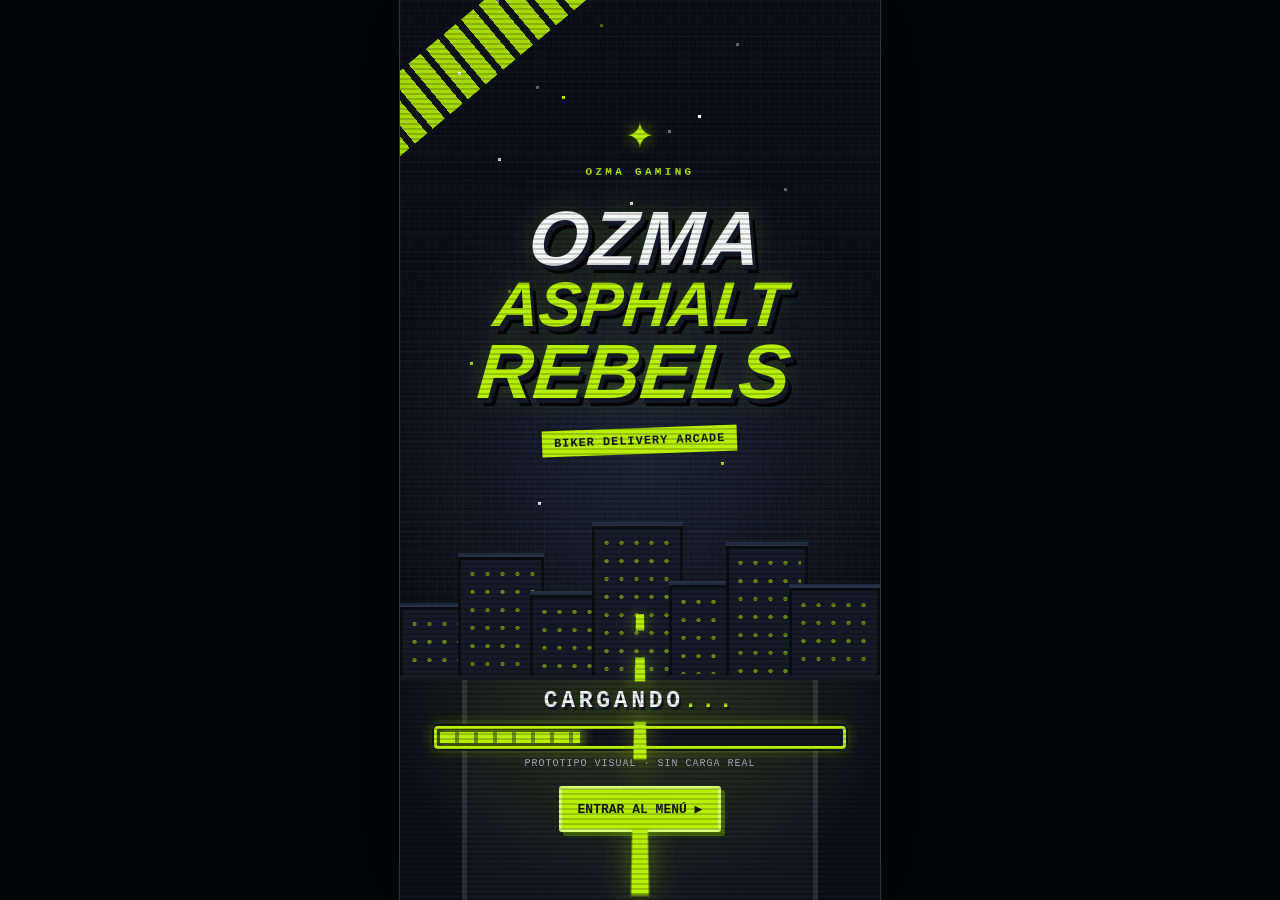
<file: index.html>
<!DOCTYPE html>
<html lang="es">
<head>
  <meta charset="UTF-8">
  <meta name="viewport" content="width=device-width, initial-scale=1.0, viewport-fit=cover">
  <meta name="theme-color" content="#080b10">
  <title>OZMA Gaming presenta — Asphalt Rebels</title>
  <link rel="stylesheet" href="css/intro.css">
</head>
<body>
  <main class="arcade" aria-label="Presentación experimental de Ozma Asphalt Rebels">
    <!-- Ambiente pixel art independiente de los títulos y la interfaz -->
    <div class="pixel-grid" aria-hidden="true"></div>
    <div class="scanlines" aria-hidden="true"></div>
    <div class="speed-stripes speed-stripes--top" aria-hidden="true"></div>
    <div class="speed-stripes speed-stripes--bottom" aria-hidden="true"></div>

    <!-- PANTALLA 1: presentación del estudio. Se oculta con CSS tras 3 segundos. -->
    <section class="scene scene--studio" aria-label="OZMA Gaming presenta">
      <div class="studio-stack">
        <div class="logo-frame">
          <img
            class="studio-logo"
            src="assets/images/ozma-gaming.png"
            alt="Logo de OZMA Gaming con los ojos de Ozma"
            width="320"
            height="320"
          >
          <span class="logo-spark logo-spark--a" aria-hidden="true"></span>
          <span class="logo-spark logo-spark--b" aria-hidden="true"></span>
        </div>
        <p class="presents"><span>PRESENTS</span></p>
        <p class="arcade-foot">FROM THE STREETS TO THE GAME</p>
      </div>
    </section>

    <!-- PANTALLA 2: animación visual de carga. No simula porcentaje real. -->
    <section class="scene scene--loading" aria-label="Presentación del videojuego y carga visual">
      <div class="stars stars--a" aria-hidden="true"></div>
      <div class="stars stars--b" aria-hidden="true"></div>
      <div class="loading-stack">
        <div class="game-emblem" aria-hidden="true">✦</div>
        <p class="brand-mini">OZMA GAMING</p>
        <h1 class="game-logo">
          <span class="game-logo__top">OZMA</span>
          <span class="game-logo__main">ASPHALT</span>
          <span class="game-logo__bottom">REBELS</span>
        </h1>
        <p class="game-subtitle">BIKER DELIVERY ARCADE</p>
      </div>

      <div class="city" aria-hidden="true">
        <span class="building building--a"></span>
        <span class="building building--b"></span>
        <span class="building building--c"></span>
        <span class="building building--d"></span>
        <span class="building building--e"></span>
        <span class="building building--f"></span>
        <span class="building building--g"></span>
      </div>
      <div class="road" aria-hidden="true"><div class="road-markings"></div></div>

      <div class="loader" role="status" aria-label="Animación de preparación visual; carga real aún no implementada">
        <p class="loader-title">CARGANDO<span class="dots">...</span></p>
        <div class="loader-track" aria-hidden="true"><span class="loader-travel"></span></div>
        <p class="loader-note">PROTOTIPO VISUAL · SIN CARGA REAL</p>
        <a class="enter-link" href="menu.html">ENTRAR AL MENÚ <span aria-hidden="true">▶</span></a>
      </div>
    </section>
  </main>
</body>
</html>
</file>
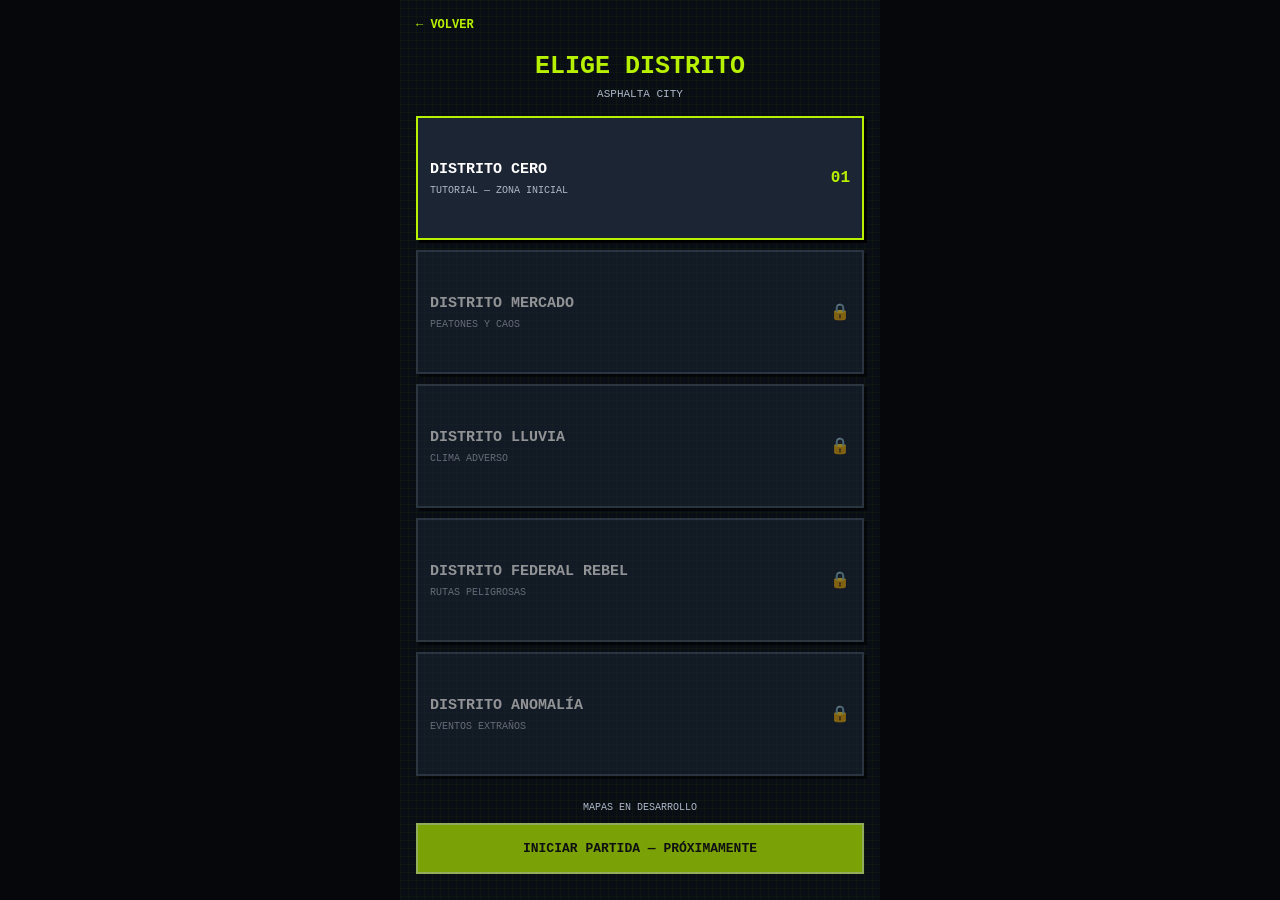
<file: districts.html>
<!DOCTYPE html>
<html lang="es">
<head>
  <meta charset="UTF-8">
  <meta name="viewport"
        content="width=device-width, initial-scale=1.0">

  <title>Seleccionar Distrito — Asphalt Rebels</title>

  <link rel="stylesheet" href="css/navigation.css">
</head>

<body>
  <main class="screen">

    <header class="screen-header">
      <a href="riders.html" class="back-button">
        ← VOLVER
      </a>

      <h1>ELIGE DISTRITO</h1>
      <p>ASPHALTA CITY</p>
    </header>

    <section class="selection-list"
             aria-label="Distritos del juego">

      <article class="district-option available">
        <div>
          <h2>DISTRITO CERO</h2>
          <p>TUTORIAL — ZONA INICIAL</p>
        </div>
        <span>01</span>
      </article>

      <article class="district-option locked">
        <div>
          <h2>DISTRITO MERCADO</h2>
          <p>PEATONES Y CAOS</p>
        </div>
        <span>🔒</span>
      </article>

      <article class="district-option locked">
        <div>
          <h2>DISTRITO LLUVIA</h2>
          <p>CLIMA ADVERSO</p>
        </div>
        <span>🔒</span>
      </article>

      <article class="district-option locked">
        <div>
          <h2>DISTRITO FEDERAL REBEL</h2>
          <p>RUTAS PELIGROSAS</p>
        </div>
        <span>🔒</span>
      </article>

      <article class="district-option locked">
        <div>
          <h2>DISTRITO ANOMALÍA</h2>
          <p>EVENTOS EXTRAÑOS</p>
        </div>
        <span>🔒</span>
      </article>

    </section>

    <footer class="screen-footer">
      <p>MAPAS EN DESARROLLO</p>

      <button class="action-button" type="button" disabled>
        INICIAR PARTIDA — PRÓXIMAMENTE
      </button>
    </footer>

  </main>
</body>
</html>
</file>
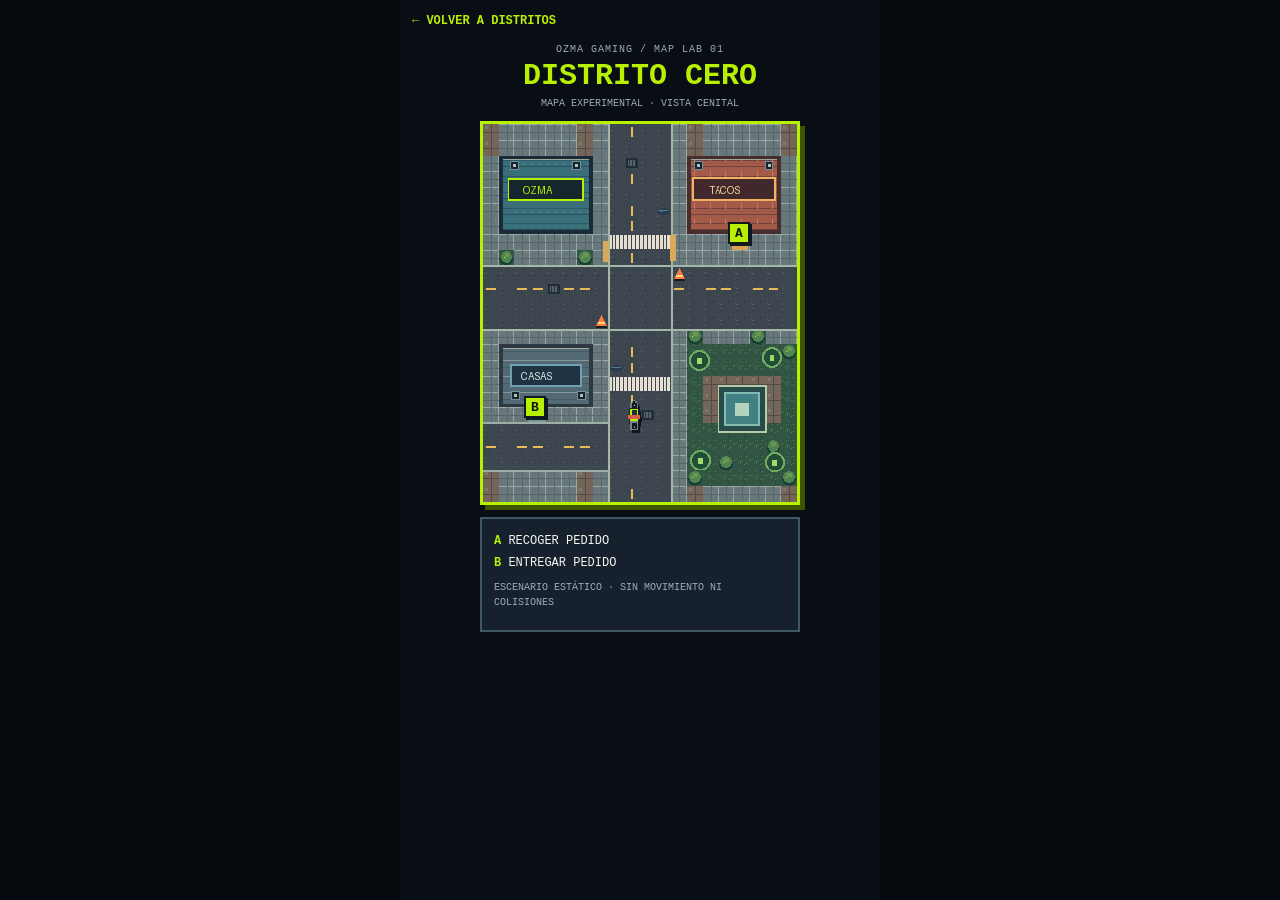
<file: map-demo.html>
<!DOCTYPE html>
<html lang="es">
<head>
  <meta charset="UTF-8">
  <meta name="viewport" content="width=device-width, initial-scale=1.0">
  <meta name="theme-color" content="#0a1119">
  <title>Distrito Cero — Mapa estático V0.1</title>
  <link rel="stylesheet" href="css/map-demo.css">
</head>
<body>
  <main class="demo-screen">
    <header class="demo-header">
      <a href="districts.html" class="back-link">← VOLVER A DISTRITOS</a>
      <p class="eyebrow">OZMA GAMING / MAP LAB 01</p>
      <h1>DISTRITO CERO</h1>
      <p class="subtitle">MAPA EXPERIMENTAL · VISTA CENITAL</p>
    </header>

    <section class="stage" aria-label="Vista de prueba del mapa Distrito Cero">
      <img
        class="map-image"
        src="assets/maps/distrito-cero-map-v01.png"
        alt="Mapa pixel art cenital con taller Ozma, taquería, calles, viviendas y parque"
        width="320" height="384"
      >
      <span class="point point-a" aria-label="Punto A: recoger comida">A</span>
      <span class="point point-b" aria-label="Punto B: entregar comida">B</span>
      <img
        class="bike"
        src="assets/sprites/moto-prototipo-v01.png"
        alt="Motocicleta estática de prueba"
        width="16" height="24"
      >
    </section>

    <section class="map-legend" aria-label="Leyenda del mapa">
      <p><strong>A</strong> RECOGER PEDIDO</p>
      <p><strong>B</strong> ENTREGAR PEDIDO</p>
      <p class="note">ESCENARIO ESTÁTICO · SIN MOVIMIENTO NI COLISIONES</p>
    </section>
  </main>
</body>
</html>
</file>
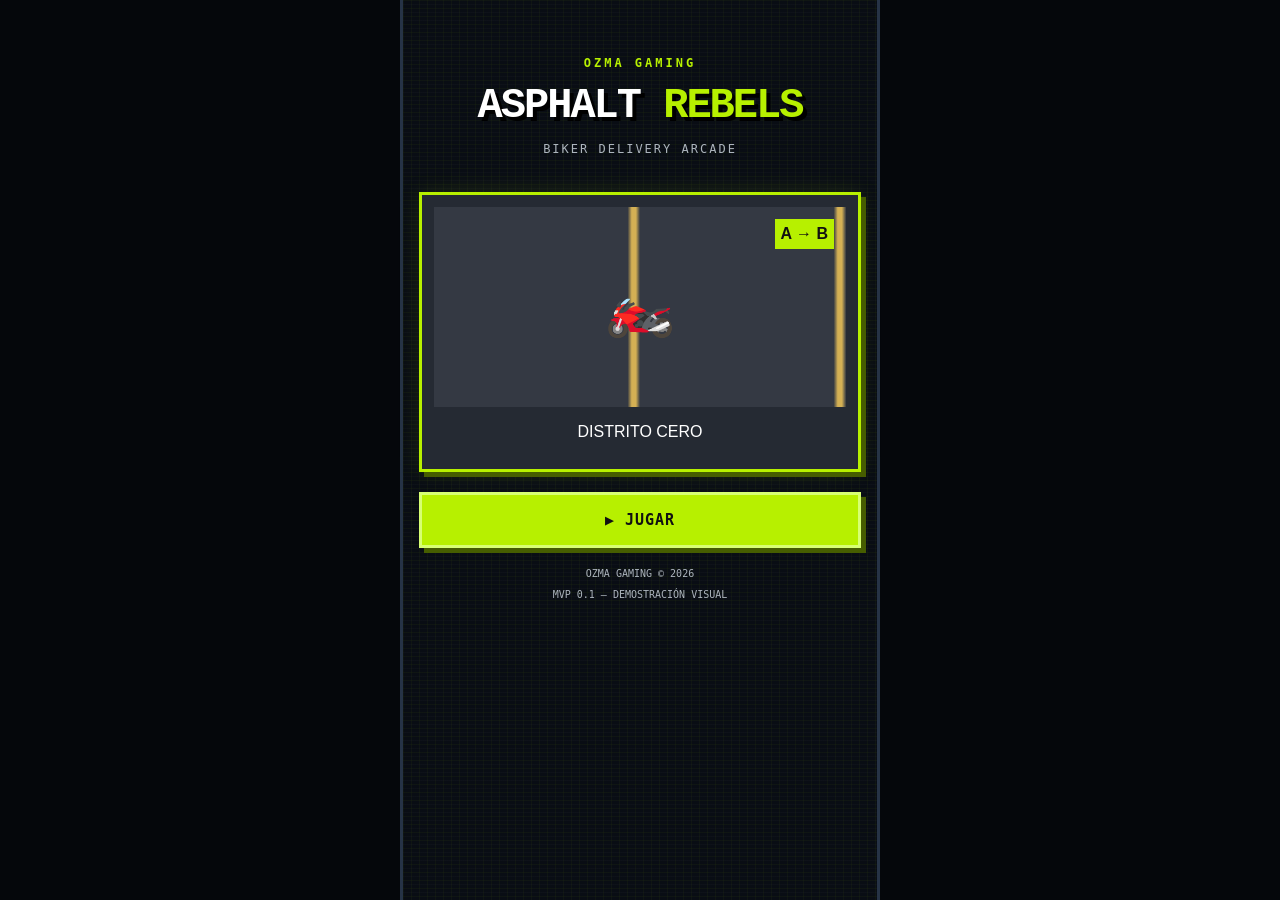
<file: menu.html>
<!DOCTYPE html>
<html lang="es">
<head>
  <meta charset="UTF-8">

  <meta name="viewport"
        content="width=device-width, initial-scale=1.0">

  <meta name="theme-color" content="#12151b">

  <title>OZMA: Asphalt Rebels — Inicio</title>

  <link rel="stylesheet" href="css/styles.css">
  <link rel="stylesheet" href="css/menu-arcade.css">
</head>

<body>
  <div class="game-container">

    <header class="game-header">
      <p class="studio">OZMA GAMING</p>

      <h1>
        ASPHALT <span>REBELS</span>
      </h1>

      <p class="subtitle">
        BIKER DELIVERY ARCADE
      </p>
    </header>

    <main>

      <!-- ESCENARIO RETRO PROVISIONAL -->

      <section class="city-preview"
               aria-label="Vista previa de Distrito Cero">

        <div class="street">

          <span class="delivery-point">
            A → B
          </span>

          <span class="motorcycle"
                aria-label="Motocicleta">🏍️</span>

        </div>

        <p>DISTRITO CERO</p>

      </section>

      <!-- COMIENZO DE LA SECUENCIA DE JUEGO -->

      <form class="main-menu"
            action="riders.html"
            method="get">

        <button type="submit">
          ▶ JUGAR
        </button>

      </form>

    </main>

    <footer class="game-footer">
      <p>OZMA GAMING © 2026</p>

      <p>
        MVP 0.1 — DEMOSTRACIÓN VISUAL
      </p>
    </footer>

  </div>
</body>
</html>
</file>
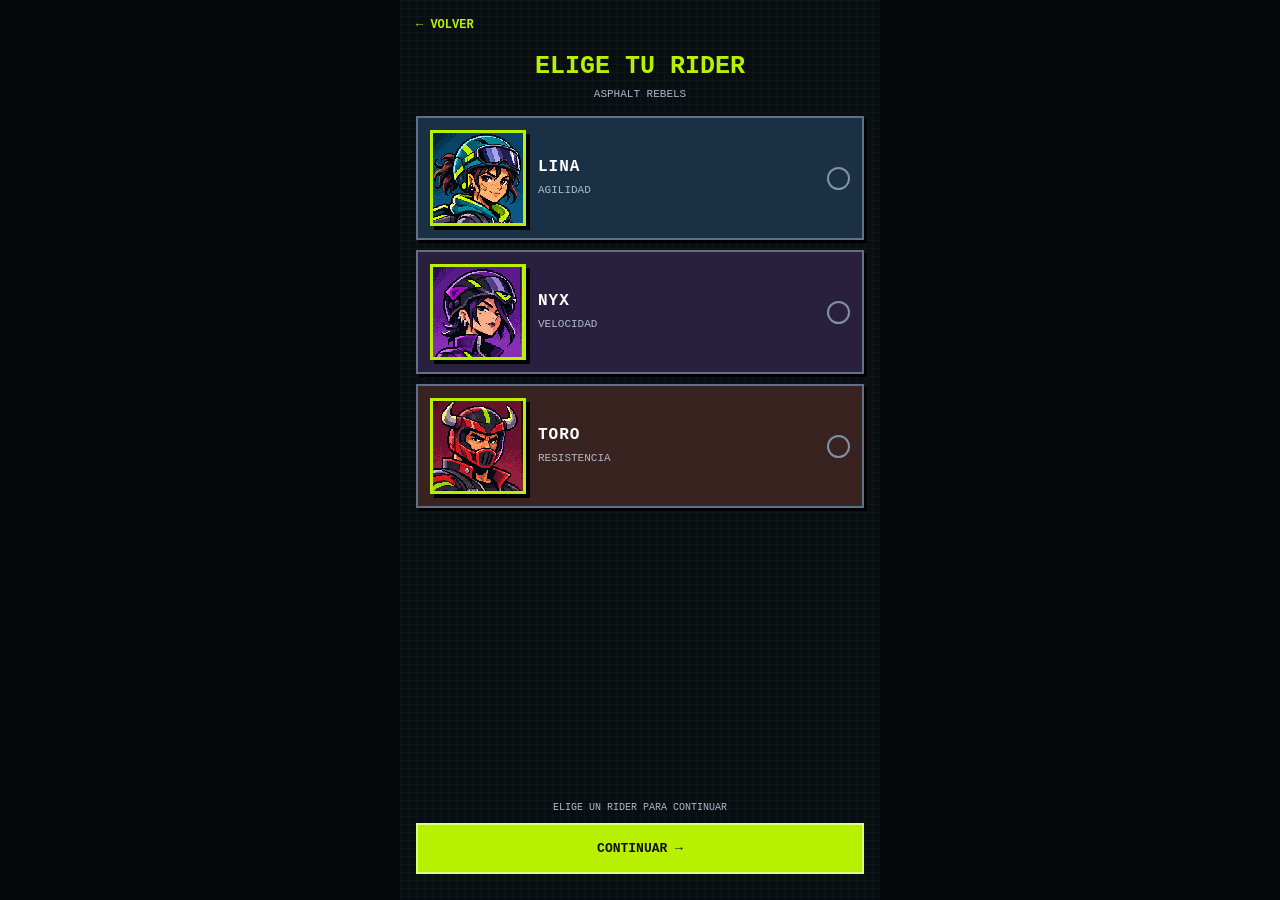
<file: riders.html>
<!DOCTYPE html>
<html lang="es">
<head>
  <meta charset="UTF-8">
  <meta name="viewport"
        content="width=device-width, initial-scale=1.0">

  <meta name="theme-color" content="#090d14">

  <title>Seleccionar Rider — Asphalt Rebels</title>

  <link rel="stylesheet" href="css/navigation.css">
  <link rel="stylesheet" href="css/rider-art.css">
</head>

<body>
  <main class="screen">

    <header class="screen-header">
      <a href="menu.html" class="back-button">
        ← VOLVER
      </a>

      <h1>ELIGE TU RIDER</h1>
      <p>ASPHALT REBELS</p>
    </header>

    <form class="rider-form"
          action="districts.html"
          method="get">

      <fieldset class="selection-list">
        <legend class="visually-hidden">
          Selecciona un personaje
        </legend>

        <!-- LINA -->
        <div class="rider-choice">
          <input
            class="rider-radio"
            type="radio"
            name="rider"
            id="rider-lina"
            value="lina"
            required
          >

          <label class="selection-card lina"
                 for="rider-lina">

            <img
              class="rider-art"
              src="assets/images/riders/lina-portrait.png"
              alt="Retrato pixel art de Lina"
              width="96"
              height="96"
            >

            <span class="rider-copy">
              <strong>LINA</strong>
              <small>AGILIDAD</small>
            </span>

            <span class="selection-indicator"
                  aria-hidden="true"></span>
          </label>
        </div>

        <!-- NYX -->
        <div class="rider-choice">
          <input
            class="rider-radio"
            type="radio"
            name="rider"
            id="rider-nyx"
            value="nyx"
            required
          >

          <label class="selection-card nyx"
                 for="rider-nyx">

            <img
              class="rider-art"
              src="assets/images/riders/nyx-portrait.png"
              alt="Retrato pixel art de Nyx"
              width="96"
              height="96"
            >

            <span class="rider-copy">
              <strong>NYX</strong>
              <small>VELOCIDAD</small>
            </span>

            <span class="selection-indicator"
                  aria-hidden="true"></span>
          </label>
        </div>

        <!-- TORO -->
        <div class="rider-choice">
          <input
            class="rider-radio"
            type="radio"
            name="rider"
            id="rider-toro"
            value="toro"
            required
          >

          <label class="selection-card toro"
                 for="rider-toro">

            <img
              class="rider-art"
              src="assets/images/riders/toro-portrait.png"
              alt="Retrato pixel art de Toro"
              width="96"
              height="96"
            >

            <span class="rider-copy">
              <strong>TORO</strong>
              <small>RESISTENCIA</small>
            </span>

            <span class="selection-indicator"
                  aria-hidden="true"></span>
          </label>
        </div>

      </fieldset>

      <footer class="screen-footer">

        <p>ELIGE UN RIDER PARA CONTINUAR</p>

        <button class="action-button"
                type="submit">
          CONTINUAR →
        </button>

      </footer>

    </form>

  </main>
</body>
</html>
</file>
<file: css/intro.css>
/* OZMA ASPHALT REBELS / SPRINT 00 / INTRO ANIMADA SIN JAVASCRIPT */
:root {
  --night: #080b10;
  --pixel-shadow: #1a2131;
  --ozma-green: #b7f000;
  --white: #f6f7f7;
  --muted: #a8b1c3;
  --intro-time: 3.2s;
}

* { box-sizing: border-box; }

html, body { margin: 0; min-height: 100%; }

body {
  background: #030507;
  color: var(--white);
  font-family: 'Courier New', Courier, monospace;
}

.arcade {
  position: relative;
  width: min(100%, 480px);
  min-height: 100vh;
  min-height: 100dvh;
  margin: 0 auto;
  overflow: hidden;
  isolation: isolate;
  background:
    radial-gradient(ellipse 75% 45% at 50% 50%, #1c2637 0%, transparent 75%),
    repeating-linear-gradient(0deg, #0a0e15 0px, #0a0e15 5px, #0b1018 5px, #0b1018 10px);
  box-shadow: 0 0 0 1px #2c3545, 0 0 80px #000;
}

.pixel-grid,
.scanlines,
.speed-stripes { position: absolute; inset: 0; pointer-events: none; }

.pixel-grid {
  opacity: .13;
  background-image:
    linear-gradient(#304050 1px, transparent 1px),
    linear-gradient(90deg, #304050 1px, transparent 1px);
  background-size: 9px 9px;
}

.scanlines {
  z-index: 15;
  opacity: .19;
  background: repeating-linear-gradient(180deg, transparent 0 3px, #000 3px 5px);
  animation: scan-move 10s linear infinite;
}

.speed-stripes {
  inset: auto;
  width: 80%;
  height: 66px;
  opacity: .9;
  background: repeating-linear-gradient(90deg, var(--ozma-green) 0 16px, #101614 16px 23px);
  box-shadow: 0 0 20px #79b10070;
  clip-path: polygon(0 0, 100% 0, 88% 100%, 0 100%);
  transform: rotate(-40deg);
  animation: stripes-glow 2.5s steps(3) infinite;
}

.speed-stripes--top { left: -29%; top: 4%; }
.speed-stripes--bottom { right: -34%; bottom: 5%; }

.scene {
  position: absolute;
  inset: 0;
  display: flex;
  flex-direction: column;
  align-items: center;
  justify-content: center;
  text-align: center;
  padding: 24px 18px;
}

.scene--studio {
  z-index: 5;
  animation: studio-leave var(--intro-time) ease-in-out forwards;
}

.studio-stack {
  width: min(100%, 335px);
  transform: translateY(-2%);
}

.logo-frame { position: relative; width: 100%; }

.studio-logo {
  display: block;
  width: min(100%, 295px);
  height: auto;
  margin: 0 auto;
  border-radius: 50%;
  filter: drop-shadow(0 0 19px #a3e80070);
  animation: logo-entrance 1.2s steps(8,end) both, logo-glow 1.7s ease-in-out infinite alternate;
}

.logo-spark {
  position: absolute;
  display: block;
  width: 11px;
  height: 11px;
  background: var(--white);
  box-shadow: 0 0 0 5px #b7f000, 0 0 16px 8px #b7f00090;
  transform: rotate(45deg);
  animation: spark 1.7s steps(2) infinite alternate;
}

.logo-spark--a { left: 19%; top: 17%; }
.logo-spark--b { right: 16%; bottom: 22%; animation-delay: .8s; }

.presents {
  margin: 18px 0 22px;
  font-size: clamp(17px, 5.6vw, 24px);
  font-weight: 900;
  letter-spacing: .23em;
  text-shadow: 3px 3px #293245, 0 0 15px #a8ed0050;
  animation: text-appear .9s steps(6,end) .7s both;
}

.presents::before,
.presents::after {
  display: inline-block;
  content: '';
  width: 12%; height: 3px;
  background: var(--ozma-green);
  vertical-align: middle;
  box-shadow: 0 0 9px #b7f00090;
}

.presents::before { margin-right: 10px; }
.presents::after { margin-left: 10px; }

.arcade-foot {
  margin: 0;
  font-size: 9px;
  color: #abb8c9;
  letter-spacing: 2px;
  animation: text-appear 1.3s steps(5,end) 1.1s both;
}

.scene--loading {
  z-index: 6;
  opacity: 0;
  visibility: hidden;
  justify-content: flex-start;
  animation: loading-enter .8s ease-out var(--intro-time) forwards;
}

.stars {
  position: absolute;
  z-index: -1;
  left: 12%; top: 8%;
  width: 3px; height: 3px;
  background: var(--white);
  box-shadow: 40px 86px #dce6ef, 104px 24px #b7f000, 172px 130px #fff,
    240px 43px #fff, 12px 290px #b7f000, 199px 290px #dce6ef,
    80px 430px #fff, 263px 390px #b7f000, 288px 188px #fff;
}

.stars--a { animation: star-drift 8s linear infinite; }
.stars--b { left: 20%; top: 0; opacity: .4; animation: star-drift 12s linear infinite reverse; }

.loading-stack {
  z-index: 4;
  width: 100%;
  margin-top: clamp(35px, 10vh, 90px);
  animation: title-in .9s steps(7,end) 3.6s both;
}

.game-emblem {
  color: var(--ozma-green);
  font-size: 48px;
  line-height: .9;
  text-shadow: 0 0 15px #b7f00090;
  animation: star-flicker 1.9s steps(3) infinite;
}

.brand-mini {
  margin: 9px 0 24px;
  color: var(--ozma-green);
  letter-spacing: .3em;
  font-size: 11px;
  font-weight: 900;
}

.game-logo {
  margin: 0;
  text-transform: uppercase;
  font-family: Impact, 'Arial Black', sans-serif;
  font-style: italic;
  font-weight: 900;
  line-height: .95;
  text-shadow: 4px 5px 0 #151a26, 7px 8px 0 #000, 0 0 26px #b7f00040;
  transform: skew(-5deg);
}

.game-logo span { display: block; }
.game-logo__top { font-size: clamp(52px, 16vw, 77px); letter-spacing: .02em; }
.game-logo__main { color: var(--ozma-green); font-size: clamp(45px, 13vw, 63px); }
.game-logo__bottom { color: var(--ozma-green); font-size: clamp(54px, 16.5vw, 77px); }

.game-subtitle {
  display: inline-block;
  margin: 20px auto 0;
  padding: 6px 12px;
  background: var(--ozma-green);
  color: #141814;
  font-weight: 900;
  font-size: clamp(9px, 2.8vw, 12px);
  letter-spacing: .08em;
  transform: rotate(-2deg);
}

.city {
  position: absolute;
  z-index: 1;
  left: 0; right: 0; bottom: 24%;
  height: 18%;
  opacity: .9;
  border-bottom: 6px solid #101a20;
  animation: city-light 4s steps(2) infinite;
}

.building {
  position: absolute;
  bottom: 0;
  background: #151d2a;
  border-top: 4px solid #29364b;
  box-shadow: inset 0 0 0 3px #090d13;
}

.building::after {
  content: '';
  position: absolute;
  inset: 8px 7px 4px;
  opacity: .55;
  background-image: radial-gradient(circle, var(--ozma-green) 0 2px, transparent 2.2px);
  background-size: 15px 18px;
}

.building--a { left: 0; width: 15%; height: 48%; }
.building--b { left: 12%; width: 18%; height: 80%; }
.building--c { left: 27%; width: 17%; height: 56%; }
.building--d { left: 40%; width: 19%; height: 100%; }
.building--e { left: 56%; width: 15%; height: 62%; }
.building--f { left: 68%; width: 17%; height: 87%; }
.building--g { right: 0; width: 19%; height: 60%; }

.road {
  position: absolute;
  z-index: 2;
  inset: auto 0 0;
  height: 25%;
  background: linear-gradient(90deg, #0b1019 0 13%, #27313a 13% 14%,
    #111721 14% 86%, #27313a 86% 87%, #0b1019 87%);
  border-top: 5px solid #141d27;
}

.road::after {
  content: '';
  position: absolute;
  inset: 0;
  background: radial-gradient(ellipse at 50% 15%, #b7f00025, transparent 75%);
  animation: road-glow 2.4s ease-in-out infinite alternate;
}

.road-markings {
  position: absolute;
  z-index: 1;
  top: -30%; left: 50%;
  width: 8px; height: 170%;
  background: repeating-linear-gradient(180deg, var(--ozma-green) 0 18px, transparent 18px 43px);
  filter: drop-shadow(0 0 7px #b7f00080);
  transform-origin: center top;
  transform: translateX(-50%) perspective(140px) rotateX(32deg);
  animation: road-run 1.25s linear infinite;
}

.loader {
  z-index: 5;
  position: absolute;
  bottom: clamp(40px, 8vh, 68px);
  left: 7%; right: 7%;
  text-align: center;
}

.loader-title {
  margin: 0 0 12px;
  font-size: clamp(17px, 5vw, 23px);
  font-weight: bold;
  letter-spacing: .16em;
  text-shadow: 2px 3px #10151f;
}

.dots { color: var(--ozma-green); animation: star-flicker 1.1s steps(2) infinite; }

.loader-track {
  height: 23px;
  padding: 3px;
  border: 3px solid var(--ozma-green);
  border-radius: 4px;
  box-shadow: 0 0 0 2px #161b20, 0 0 14px #b7f00070;
  background: #10141e;
  overflow: hidden;
}

.loader-travel {
  display: block;
  width: 35%; height: 100%;
  background: repeating-linear-gradient(90deg, var(--ozma-green) 0 15px, #6d9400 15px 19px);
  box-shadow: 0 0 12px 3px #b7f00090;
  animation: progress-indeterminate 2.1s ease-in-out infinite alternate;
}

.loader-note {
  margin: 9px 0 17px;
  color: var(--muted);
  font-size: clamp(8px, 2.2vw, 10px);
  letter-spacing: 1px;
}

.enter-link {
  display: inline-block;
  color: #12170d;
  text-decoration: none;
  background: var(--ozma-green);
  border: 3px solid #d7ff78;
  border-radius: 3px;
  padding: 12px 16px;
  font-weight: 900;
  font-size: 13px;
  box-shadow: 4px 4px 0 #476800;
  animation: enter-link-show .6s steps(5,end) 6.5s both;
}

.enter-link:focus-visible { outline: 3px solid white; outline-offset: 5px; }

@keyframes studio-leave {
  0%, 65% { opacity: 1; visibility: visible; }
  96%, 100% { opacity: 0; visibility: hidden; }
}
@keyframes loading-enter {
  0% { visibility: hidden; opacity: 0; }
  1% { visibility: visible; opacity: 0; }
  100% { visibility: visible; opacity: 1; }
}
@keyframes logo-entrance {
  0% { opacity: 0; transform: scale(.72); filter: brightness(3); }
  75% { opacity: 1; transform: scale(1.04); }
  100% { opacity: 1; transform: scale(1); }
}
@keyframes logo-glow { from { filter: drop-shadow(0 0 6px #b7f00090); } to { filter: drop-shadow(0 0 22px #b7f000bb); } }
@keyframes spark { from { opacity: .15; scale: .5; } to { opacity: 1; scale: 1; } }
@keyframes text-appear { from { opacity: 0; transform: translateY(17px); } to { opacity: 1; transform: translateY(0); } }
@keyframes scan-move { from { background-position-y: 0; } to { background-position-y: 45px; } }
@keyframes stripes-glow { from { opacity: .6; } to { opacity: 1; } }
@keyframes title-in { from { opacity: 0; transform: translateY(33px) scale(.92); } to { opacity: 1; transform: translateY(0) scale(1); } }
@keyframes star-flicker { 0%, 45% { opacity: 1; } 50%, 100% { opacity: .25; } }
@keyframes star-drift { from { transform: translateY(0); } to { transform: translateY(60px); } }
@keyframes city-light { from { filter: brightness(.8); } to { filter: brightness(1.15); } }
@keyframes road-run { from { background-position-y: 0; } to { background-position-y: 43px; } }
@keyframes road-glow { from { opacity: .4; } to { opacity: 1; } }
@keyframes progress-indeterminate { from { transform: translateX(-1%); } to { transform: translateX(195%); } }
@keyframes enter-link-show { from { visibility: hidden; opacity: 0; transform: translateY(10px); } to { visibility: visible; opacity: 1; transform: translateY(0); } }

@media (max-height: 700px) {
  .loading-stack { margin-top: 20px; }
  .brand-mini { margin-bottom: 12px; }
  .game-emblem { font-size: 32px; }
  .game-logo__top { font-size: 54px; }
  .game-logo__main { font-size: 42px; }
  .game-logo__bottom { font-size: 54px; }
  .game-subtitle { margin-top: 10px; }
  .loader { bottom: 26px; }
}

@media (prefers-reduced-motion: reduce) {
  *, *::before, *::after { animation: none !important; transition: none !important; }
  .scene--studio { display: none; }
  .scene--loading { opacity: 1; visibility: visible; }
}
</file>
<file: css/navigation.css>
:root {
  --background: #090d14;
  --panel: #1b2534;
  --green: #b7f000;
  --white: #ffffff;
  --muted: #aeb8c8;
}

* {
  box-sizing: border-box;
}

html,
body {
  margin: 0;
  min-height: 100%;
}

body {
  background: #05070b;
  color: var(--white);
  font-family: "Courier New", monospace;
}

.screen {
  width: 100%;
  max-width: 480px;
  min-height: 100vh;
  min-height: 100dvh;
  margin: 0 auto;
  padding: 18px 16px;
  display: flex;
  flex-direction: column;
  gap: 16px;

  background:
    linear-gradient(#b7f00008 1px, transparent 1px),
    linear-gradient(90deg, #b7f00008 1px, transparent 1px),
    var(--background);

  background-size: 8px 8px;
}

.screen-header {
  text-align: center;
}

.back-button {
  display: block;
  text-align: left;
  color: var(--green);
  font-size: 12px;
  text-decoration: none;
  font-weight: bold;
}

h1 {
  color: var(--green);
  font-size: clamp(19px, 5vw, 25px);
  margin: 20px 0 7px;
}

.screen-header p {
  color: var(--muted);
  font-size: 11px;
  margin: 0;
}

.rider-form {
  display: flex;
  flex: 1;
  min-height: 0;
  flex-direction: column;
  gap: 16px;
}

.selection-list {
  display: flex;
  flex: 1;
  min-width: 0;
  min-height: 0;
  flex-direction: column;
  gap: 10px;
  margin: 0;
  padding: 0;
  border: 0;
}

.visually-hidden {
  position: absolute;
  width: 1px;
  height: 1px;
  overflow: hidden;
  clip-path: inset(50%);
  white-space: nowrap;
}

/* Selección de personajes */

.rider-choice {
  position: relative;
  display: flex;
  flex: 1;
  min-height: 65px;
}

.rider-radio {
  position: absolute;
  width: 1px;
  height: 1px;
  opacity: 0;
}

.selection-card,
.district-option {
  flex: 1;
  min-width: 0;
  min-height: 65px;
  display: flex;
  align-items: center;
  gap: 12px;
  padding: 12px;
  background: var(--panel);
  border: 2px solid #617087;
  box-shadow: 3px 3px 0 #000;
}

.selection-card {
  cursor: pointer;
  transition:
    border-color 0.15s,
    box-shadow 0.15s,
    filter 0.15s;
}

.selection-card:hover {
  border-color: var(--green);
}

.rider-radio:checked + .selection-card {
  border-color: var(--green);
  box-shadow:
    3px 3px 0 #000,
    0 0 16px #b7f00066;
  filter: brightness(1.13);
}

.rider-radio:focus-visible + .selection-card {
  outline: 3px solid var(--white);
  outline-offset: 3px;
}

.portrait-placeholder {
  width: 64px;
  height: 64px;
  flex-shrink: 0;
  display: grid;
  place-items: center;
  font-size: 28px;
  font-weight: bold;
  color: var(--green);
  background: #101821;
  border: 2px solid var(--green);
}

.rider-copy {
  display: flex;
  flex: 1;
  min-width: 0;
  flex-direction: column;
  gap: 7px;
}

.rider-copy strong {
  font-size: 15px;
}

.rider-copy small {
  font-size: 10px;
  color: var(--muted);
}

.selection-indicator {
  width: 23px;
  height: 23px;
  flex-shrink: 0;
  display: grid;
  place-items: center;
  border: 2px solid #8290a4;
  border-radius: 50%;
}

.rider-radio:checked
  + .selection-card
  .selection-indicator {
  background: var(--green);
  border-color: var(--green);
  color: #111;
}

.rider-radio:checked
  + .selection-card
  .selection-indicator::after {
  content: "✓";
  font-size: 16px;
  font-weight: bold;
}

.lina {
  background: #1a3044;
}

.nyx {
  background: #29203f;
}

.toro {
  background: #392321;
}

/* Distritos */

.district-option {
  justify-content: space-between;
  border-color: var(--green);
}

.district-option h2 {
  margin: 0 0 7px;
  font-size: 15px;
}

.district-option p {
  margin: 0;
  font-size: 10px;
  color: var(--muted);
}

.district-option span {
  color: var(--green);
  font-weight: bold;
}

.locked {
  opacity: 0.55;
  border-color: #465466;
}

/* Navegación inferior */

.screen-footer {
  text-align: center;
  padding-bottom: max(8px, env(safe-area-inset-bottom));
}

.screen-footer p {
  font-size: 10px;
  color: var(--muted);
}

.action-button {
  display: block;
  width: 100%;
  padding: 16px 10px;
  background: var(--green);
  color: #111;
  border: 2px solid #dbff81;
  text-decoration: none;
  text-align: center;
  font-family: inherit;
  font-size: 13px;
  font-weight: bold;
  cursor: pointer;
}

.action-button:disabled {
  opacity: 0.65;
  cursor: not-allowed;
}

@media (max-height: 650px) {
  .screen,
  .rider-form {
    gap: 8px;
  }

  .screen {
    padding: 12px;
  }

  .selection-card,
  .district-option {
    padding: 8px;
    min-height: 48px;
  }

  .portrait-placeholder {
    width: 44px;
    height: 44px;
  }
}

@media (prefers-reduced-motion: reduce) {
  .selection-card {
    transition: none;
  }
}
</file>
<file: css/map-demo.css>
/* OZMA: Asphalt Rebels — Sprint 01.7 / escenario estático */
:root {
  --black: #090d14;
  --panel: #17212d;
  --green: #b7f000;
  --white: #f5f6f0;
  --muted: #9eabb9;
}
* { box-sizing: border-box; }
html, body { min-height: 100%; margin: 0; }
body { background: #05080c; color: var(--white); font-family: "Courier New", monospace; }
.demo-screen {
  width: 100%; max-width: 480px; min-height: 100dvh;
  margin: 0 auto; padding: 14px 12px 20px;
  display: flex; flex-direction: column; align-items: center; gap: 12px;
  background: var(--black);
}
.demo-header { width: 100%; text-align: center; }
.back-link { display: block; text-align: left; color: var(--green); font-size: 12px; text-decoration: none; font-weight: bold; }
.back-link:focus-visible { outline: 2px solid white; outline-offset: 4px; }
.eyebrow { color: var(--muted); font-size: 10px; letter-spacing: 1px; margin: 16px 0 4px; }
h1 { font-size: clamp(22px, 6vw, 30px); color: var(--green); margin: 2px 0; }
.subtitle { font-size: 10px; color: var(--muted); margin: 5px 0 0; }
.stage {
  position: relative; width: min(100%, 320px); aspect-ratio: 5 / 6;
  border: 3px solid var(--green); box-shadow: 5px 5px 0 #3e5500;
  overflow: hidden; background: #303943;
}
.map-image { width: 100%; height: 100%; display: block; image-rendering: pixelated; }
.point {
  position: absolute; display: grid; place-items: center;
  width: 22px; height: 22px; border: 2px solid #101920;
  background: var(--green); color: #111; font-size: 13px; font-weight: bold;
  box-shadow: 2px 2px #101920;
}
.point-a { left: 78%; top: 26%; }
.point-b { left: 13%; top: 72%; }
.bike { position: absolute; width: 20px; height: 30px; top: 73%; left: 45%; image-rendering: pixelated; filter: drop-shadow(2px 3px #0e171b); }
.map-legend { width: min(100%, 320px); background: var(--panel); border: 2px solid #3f5664; padding: 12px; }
.map-legend p { margin: 3px 0 8px; font-size: 12px; }
.map-legend strong { color: var(--green); }
.map-legend .note { color: var(--muted); font-size: 10px; margin-top: 10px; line-height: 1.5; }
@media (max-height: 680px) { .demo-screen { gap: 8px; padding-top: 7px; } .eyebrow { margin-top: 7px; } }
</file>
<file: css/styles.css>
:root {
  --background: #12151b;
  --surface: #252a33;
  --primary: #b7f000;
  --accent: #f04b22;
  --text: #ffffff;
  --muted: #adb5bd;
}

* {
  box-sizing: border-box;
}

body {
  margin: 0;
  background: #090b0f;
  color: var(--text);
  font-family: Arial, sans-serif;
}

.game-container {
  width: 100%;
  max-width: 480px;
  min-height: 100dvh;
  margin: 0 auto;
  padding: 20px 16px;
  background: var(--background);
}

.game-header {
  text-align: center;
  padding: 24px 0;
}

.studio {
  color: var(--primary);
  font-size: 12px;
  letter-spacing: 3px;
}

h1 {
  margin: 12px 0;
  font-size: clamp(28px, 8vw, 42px);
}

h1 span {
  color: var(--primary);
}

.subtitle {
  color: var(--muted);
  font-size: 12px;
  letter-spacing: 2px;
}

.city-preview {
  padding: 12px;
  background: var(--surface);
  border: 2px solid var(--primary);
  border-radius: 12px;
  text-align: center;
}

.street {
  position: relative;
  display: flex;
  justify-content: center;
  align-items: center;
  height: 200px;
  overflow: hidden;
  background: repeating-linear-gradient(
    90deg,
    #343943 0,
    #343943 47%,
    #d4b054 48%,
    #d4b054 49%,
    #343943 50%
  );
}

.motorcycle {
  font-size: 56px;
}

.delivery-point {
  position: absolute;
  top: 12px;
  right: 12px;
  padding: 6px;
  background: var(--primary);
  color: #111111;
  font-weight: bold;
}

.main-menu {
  margin: 20px 0;
}

.main-menu button {
  width: 100%;
  padding: 16px;
  border: none;
  border-radius: 8px;
  background: var(--primary);
  color: #111111;
  font-size: 15px;
  font-weight: bold;
}

.main-menu button:disabled {
  opacity: 0.75;
  cursor: not-allowed;
}

h2 {
  font-size: 15px;
  color: var(--primary);
  text-align: center;
}

.rider-grid {
  display: grid;
  grid-template-columns: repeat(3, minmax(0, 1fr));
  gap: 8px;
}

.rider-card {
  min-width: 0;
  padding: 12px 4px;
  background: var(--surface);
  border: 1px solid var(--primary);
  border-radius: 8px;
  text-align: center;
}

.rider-card h3 {
  margin: 8px 0;
  font-size: 15px;
}

.rider-card p {
  color: var(--muted);
  font-size: 10px;
}

.districts {
  margin-top: 20px;
  padding: 15px;
  background: var(--surface);
  border-radius: 8px;
  text-align: center;
  font-size: 12px;
}

footer {
  margin-top: 24px;
  color: var(--muted);
  text-align: center;
  font-size: 10px;
}

@media (max-width: 360px) {
  .game-container {
    padding: 14px 10px;
  }

  .rider-card h3 {
    font-size: 13px;
  }
}
</file>
<file: css/menu-arcade.css>
:root {
  --arcade-black: #090d14;
  --arcade-panel: #1a2231;
  --arcade-panel-2: #232d3f;
  --arcade-green: #b7f000;
  --arcade-green-soft: #d7ff73;
  --arcade-shadow: #465d00;
  --arcade-white: #f5f5f5;
  --arcade-text: #d8dfeb;
  --arcade-muted: #97a3b8;
  --arcade-line: #2b3950;
}

body {
  background: #05070b;
}

.game-container {
  position: relative;
  isolation: isolate;
  border-left: 3px solid #263346;
  border-right: 3px solid #263346;
  background:
    repeating-linear-gradient(
      0deg,
      transparent 0 7px,
      #ffffff05 7px 8px
    ),
    var(--arcade-black);
}

.game-container::before {
  content: "";
  position: absolute;
  inset: 0;
  background-image:
    linear-gradient(#b7f00009 1px, transparent 1px),
    linear-gradient(90deg, #b7f00009 1px, transparent 1px);
  background-size: 8px 8px;
  pointer-events: none;
  z-index: 0;
}

.game-container > * {
  position: relative;
  z-index: 1;
}

.game-header h1 {
  font-family: "Courier New", monospace;
  font-weight: 900;
  letter-spacing: -2px;
  text-shadow: 4px 4px 0 #000000;
}

.game-header h1 span {
  color: var(--arcade-green);
}

.studio {
  font-family: monospace;
  font-weight: bold;
}

.subtitle,
.game-footer p {
  font-family: monospace;
}

.city-preview {
  border-radius: 0;
  border: 3px solid var(--arcade-green);
  box-shadow:
    5px 5px 0 var(--arcade-shadow),
    0 0 20px #b7f00020;
}

.main-menu button {
  border-radius: 0;
  border: 3px solid #d7ff73;
  font-family: monospace;
  font-weight: 900;
  letter-spacing: 1px;
  box-shadow: 5px 5px 0 var(--arcade-shadow);
}

.riders-section,
.districts-section {
  margin-top: 1.25rem;
}

h2 {
  font-family: monospace;
  text-shadow: 2px 2px 0 #000000;
  text-align: center;
  color: var(--arcade-green);
  margin-bottom: 1rem;
}

.riders-grid {
  display: grid;
  gap: 1rem;
}

.rider-card {
  border-radius: 0;
  border: 2px solid var(--arcade-green);
  background: var(--arcade-panel);
  box-shadow: 3px 3px 0 #000000;
  overflow: hidden;
}

.rider-portrait {
  min-height: 110px;
  display: flex;
  align-items: end;
  justify-content: center;
  padding: 0.75rem;
  border-bottom: 2px solid var(--arcade-green);
  position: relative;
}

.rider-portrait::before {
  content: "";
  position: absolute;
  inset: 10px;
  border: 2px dashed #ffffff22;
  pointer-events: none;
}

.rider-portrait--lina {
  background:
    linear-gradient(180deg, #0f1726 0%, #203552 100%);
}

.rider-portrait--nyx {
  background:
    linear-gradient(180deg, #130f23 0%, #32204d 100%);
}

.rider-portrait--toro {
  background:
    linear-gradient(180deg, #1e1212 0%, #4a2323 100%);
}

.portrait-label {
  display: inline-block;
  padding: 0.25rem 0.5rem;
  border: 2px solid var(--arcade-green-soft);
  background: #00000088;
  color: var(--arcade-green-soft);
  font-family: monospace;
  font-size: 0.8rem;
  font-weight: 700;
  letter-spacing: 1px;
}

.rider-info {
  padding: 0.9rem;
}

.rider-card h3 {
  font-family: monospace;
  color: var(--arcade-white);
  margin-bottom: 0.2rem;
}

.rider-role {
  font-family: monospace;
  color: var(--arcade-green);
  font-size: 0.78rem;
  font-weight: bold;
  margin-bottom: 0.9rem;
}

.stat {
  display: grid;
  gap: 0.25rem;
  margin-bottom: 0.55rem;
}

.stat span {
  font-family: monospace;
  font-size: 0.78rem;
  color: var(--arcade-text);
}

.stat-bar {
  height: 10px;
  border: 1px solid var(--arcade-line);
  background: #0d121a;
  overflow: hidden;
}

.fill {
  display: block;
  height: 100%;
  background: linear-gradient(90deg, #8bbd00, #d7ff73);
}

.fill--2 { width: 40%; }
.fill--3 { width: 60%; }
.fill--4 { width: 80%; }
.fill--5 { width: 100%; }

.districts-grid {
  display: grid;
  gap: 0.75rem;
}

.district-card {
  border: 2px solid #465d00;
  background: var(--arcade-panel-2);
  box-shadow: 4px 4px 0 #000000;
  padding: 0.9rem;
}

.district-card h3 {
  font-family: monospace;
  color: var(--arcade-white);
  font-size: 0.95rem;
  margin-bottom: 0.3rem;
}

.district-card p {
  font-family: monospace;
  color: var(--arcade-muted);
  font-size: 0.78rem;
  line-height: 1.4;
}

.district-card--active {
  border-color: var(--arcade-green);
  box-shadow:
    4px 4px 0 #000000,
    0 0 14px #b7f00022;
}

.game-footer {
  text-align: center;
  margin-top: 1.2rem;
}

@media (max-width: 360px) {
  .game-header h1 {
    letter-spacing: -1px;
  }

  .portrait-label {
    font-size: 0.75rem;
  }
}
</file>
<file: css/rider-art.css>
/*
  OZMA: ASPHALT REBELS
  CHARACTER ART V1
  SPRINT 01.5
*/

.rider-art {
  display: block;

  width: clamp(72px, 24vw, 96px);
  height: auto;
  aspect-ratio: 1 / 1;

  flex-shrink: 0;

  object-fit: cover;
  object-position: center;

  image-rendering: pixelated;

  background: #101820;

  border: 3px solid var(--green);

  box-shadow: 4px 4px 0 #000000;
}

/* Destacar el retrato seleccionado */

.rider-radio:checked
  + .selection-card
  .rider-art {
  border-color: #ffffff;

  box-shadow:
    4px 4px 0 #000000,
    0 0 16px #b7f00088;
}

/* Mejorar lectura */

.rider-copy strong {
  font-size: 16px;
  letter-spacing: 1px;
}

.rider-copy small {
  font-size: 11px;
  line-height: 1.4;
}

/* Adaptación a móviles compactos */

@media (max-width: 360px) {
  .rider-art {
    width: 72px;
  }

  .rider-copy strong {
    font-size: 14px;
  }

  .rider-copy small {
    font-size: 10px;
  }
}

/* Pantallas con poca altura */

@media (max-height: 650px) {
  .rider-art {
    width: 56px;
  }
}
</file>
